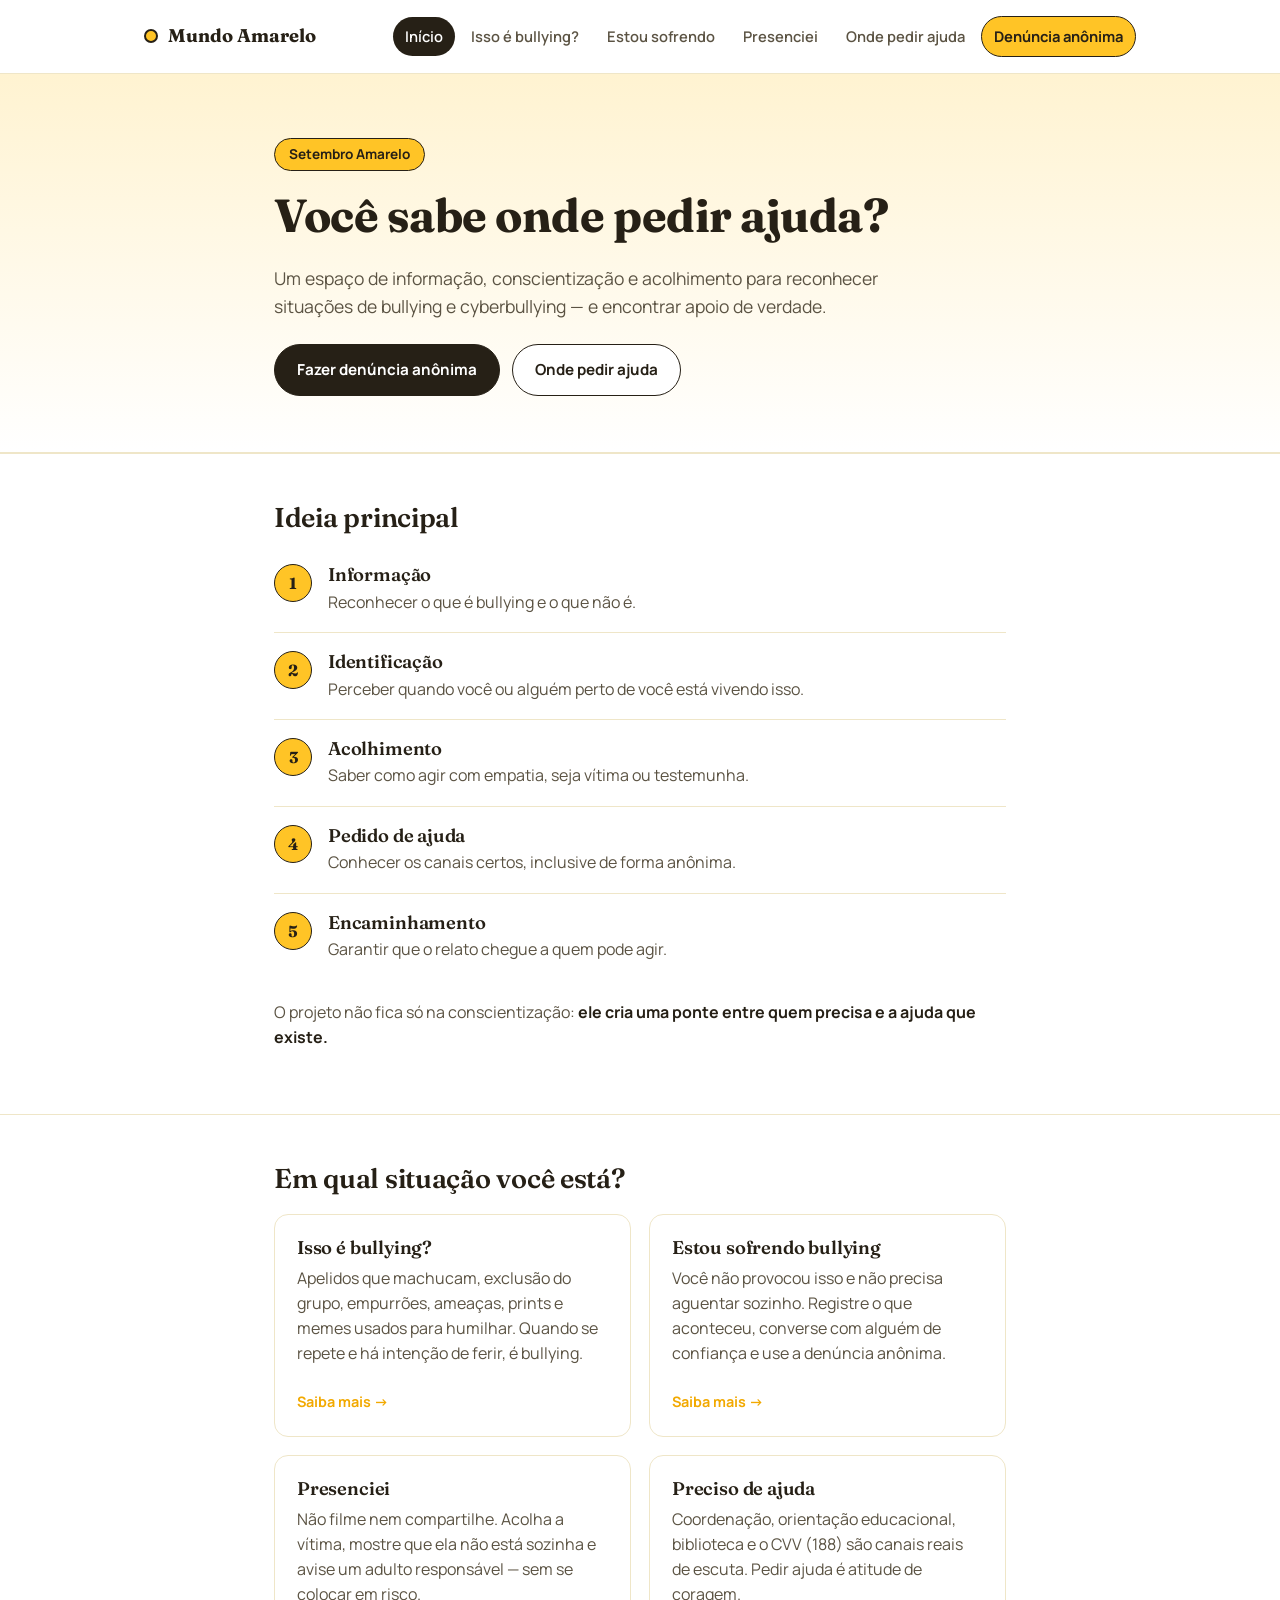
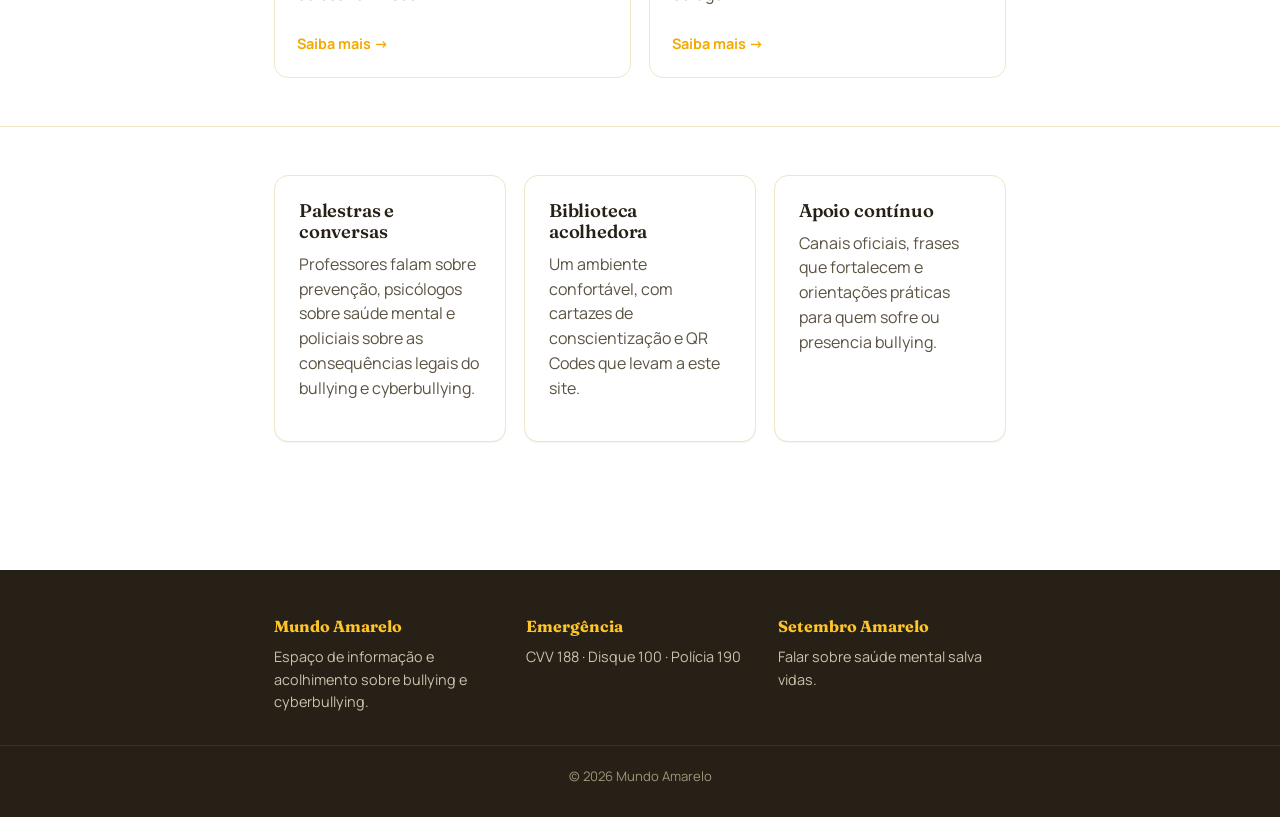
<file: index.html>
<!DOCTYPE html>
<html lang="pt-BR">
<head>
<meta charset="UTF-8">
<meta name="viewport" content="width=device-width, initial-scale=1.0">
<title>Mundo Amarelo — Você sabe onde pedir ajuda?</title>
<meta name="description" content="Informação, conscientização e acolhimento sobre bullying e cyberbullying. Denúncia anônima disponível.">
<link rel="stylesheet" href="style.css">
<link rel="icon" href="data:,">
</head>
<body>

<header class="site-header">
  <div class="nav-wrap">
    <a href="index.html" class="brand"><span class="brand-dot"></span> Mundo Amarelo</a>
    <button class="nav-toggle" aria-label="Abrir menu">☰</button>
    <nav class="main-nav">
      <a href="index.html">Início</a>
      <a href="isso-e-bullying.html">Isso é bullying?</a>
      <a href="estou-sofrendo.html">Estou sofrendo</a>
      <a href="presenciei.html">Presenciei</a>
      <a href="ajuda.html">Onde pedir ajuda</a>
      <a href="denuncia.html" class="nav-cta">Denúncia anônima</a>
    </nav>
  </div>
</header>

<main>
  <section class="hero">
    <div class="container">
      <span class="eyebrow">Setembro Amarelo</span>
      <h1>Você sabe onde pedir ajuda?</h1>
      <p class="lead">Um espaço de informação, conscientização e acolhimento para reconhecer situações de bullying e cyberbullying — e encontrar apoio de verdade.</p>
      <div class="hero-actions">
        <a href="denuncia.html" class="btn btn-primary">Fazer denúncia anônima</a>
        <a href="ajuda.html" class="btn btn-secondary">Onde pedir ajuda</a>
      </div>
    </div>
  </section>

  <section>
    <div class="container">
      <h2>Ideia principal</h2>
      <ol class="steps">
        <li><div><h3>Informação</h3><p>Reconhecer o que é bullying e o que não é.</p></div></li>
        <li><div><h3>Identificação</h3><p>Perceber quando você ou alguém perto de você está vivendo isso.</p></div></li>
        <li><div><h3>Acolhimento</h3><p>Saber como agir com empatia, seja vítima ou testemunha.</p></div></li>
        <li><div><h3>Pedido de ajuda</h3><p>Conhecer os canais certos, inclusive de forma anônima.</p></div></li>
        <li><div><h3>Encaminhamento</h3><p>Garantir que o relato chegue a quem pode agir.</p></div></li>
      </ol>
      <p style="margin-top:20px;">O projeto não fica só na conscientização: <strong style="color:var(--ink)">ele cria uma ponte entre quem precisa e a ajuda que existe.</strong></p>
    </div>
  </section>

  <section>
    <div class="container">
      <h2>Em qual situação você está?</h2>
      <div class="grid grid-2" style="margin-top:20px;">
        <a href="isso-e-bullying.html" class="situation-card">
          <h3>Isso é bullying?</h3>
          <p>Apelidos que machucam, exclusão do grupo, empurrões, ameaças, prints e memes usados para humilhar. Quando se repete e há intenção de ferir, é bullying.</p>
          <span class="go">Saiba mais →</span>
        </a>
        <a href="estou-sofrendo.html" class="situation-card">
          <h3>Estou sofrendo bullying</h3>
          <p>Você não provocou isso e não precisa aguentar sozinho. Registre o que aconteceu, converse com alguém de confiança e use a denúncia anônima.</p>
          <span class="go">Saiba mais →</span>
        </a>
        <a href="presenciei.html" class="situation-card">
          <h3>Presenciei</h3>
          <p>Não filme nem compartilhe. Acolha a vítima, mostre que ela não está sozinha e avise um adulto responsável — sem se colocar em risco.</p>
          <span class="go">Saiba mais →</span>
        </a>
        <a href="ajuda.html" class="situation-card">
          <h3>Preciso de ajuda</h3>
          <p>Coordenação, orientação educacional, biblioteca e o CVV (188) são canais reais de escuta. Pedir ajuda é atitude de coragem.</p>
          <span class="go">Saiba mais →</span>
        </a>
      </div>
    </div>
  </section>

  <section>
    <div class="container">
      <div class="grid grid-3">
        <div class="card">
          <h3>Palestras e conversas</h3>
          <p>Professores falam sobre prevenção, psicólogos sobre saúde mental e policiais sobre as consequências legais do bullying e cyberbullying.</p>
        </div>
        <div class="card">
          <h3>Biblioteca acolhedora</h3>
          <p>Um ambiente confortável, com cartazes de conscientização e QR Codes que levam a este site.</p>
        </div>
        <div class="card">
          <h3>Apoio contínuo</h3>
          <p>Canais oficiais, frases que fortalecem e orientações práticas para quem sofre ou presencia bullying.</p>
        </div>
      </div>
    </div>
  </section>
</main>

<footer class="site-footer">
  <div class="container footer-grid">
    <div>
      <h4>Mundo Amarelo</h4>
      <p>Espaço de informação e acolhimento sobre bullying e cyberbullying.</p>
    </div>
    <div>
      <h4>Emergência</h4>
      <p>CVV 188 · Disque 100 · Polícia 190</p>
    </div>
    <div>
      <h4>Setembro Amarelo</h4>
      <p>Falar sobre saúde mental salva vidas.</p>
    </div>
  </div>
  <div class="footer-bottom">© <span id="year"></span> Mundo Amarelo</div>
</footer>
<script>document.getElementById('year').textContent = new Date().getFullYear();</script>
<script src="nav.js"></script>
</body>
</html>
</file>
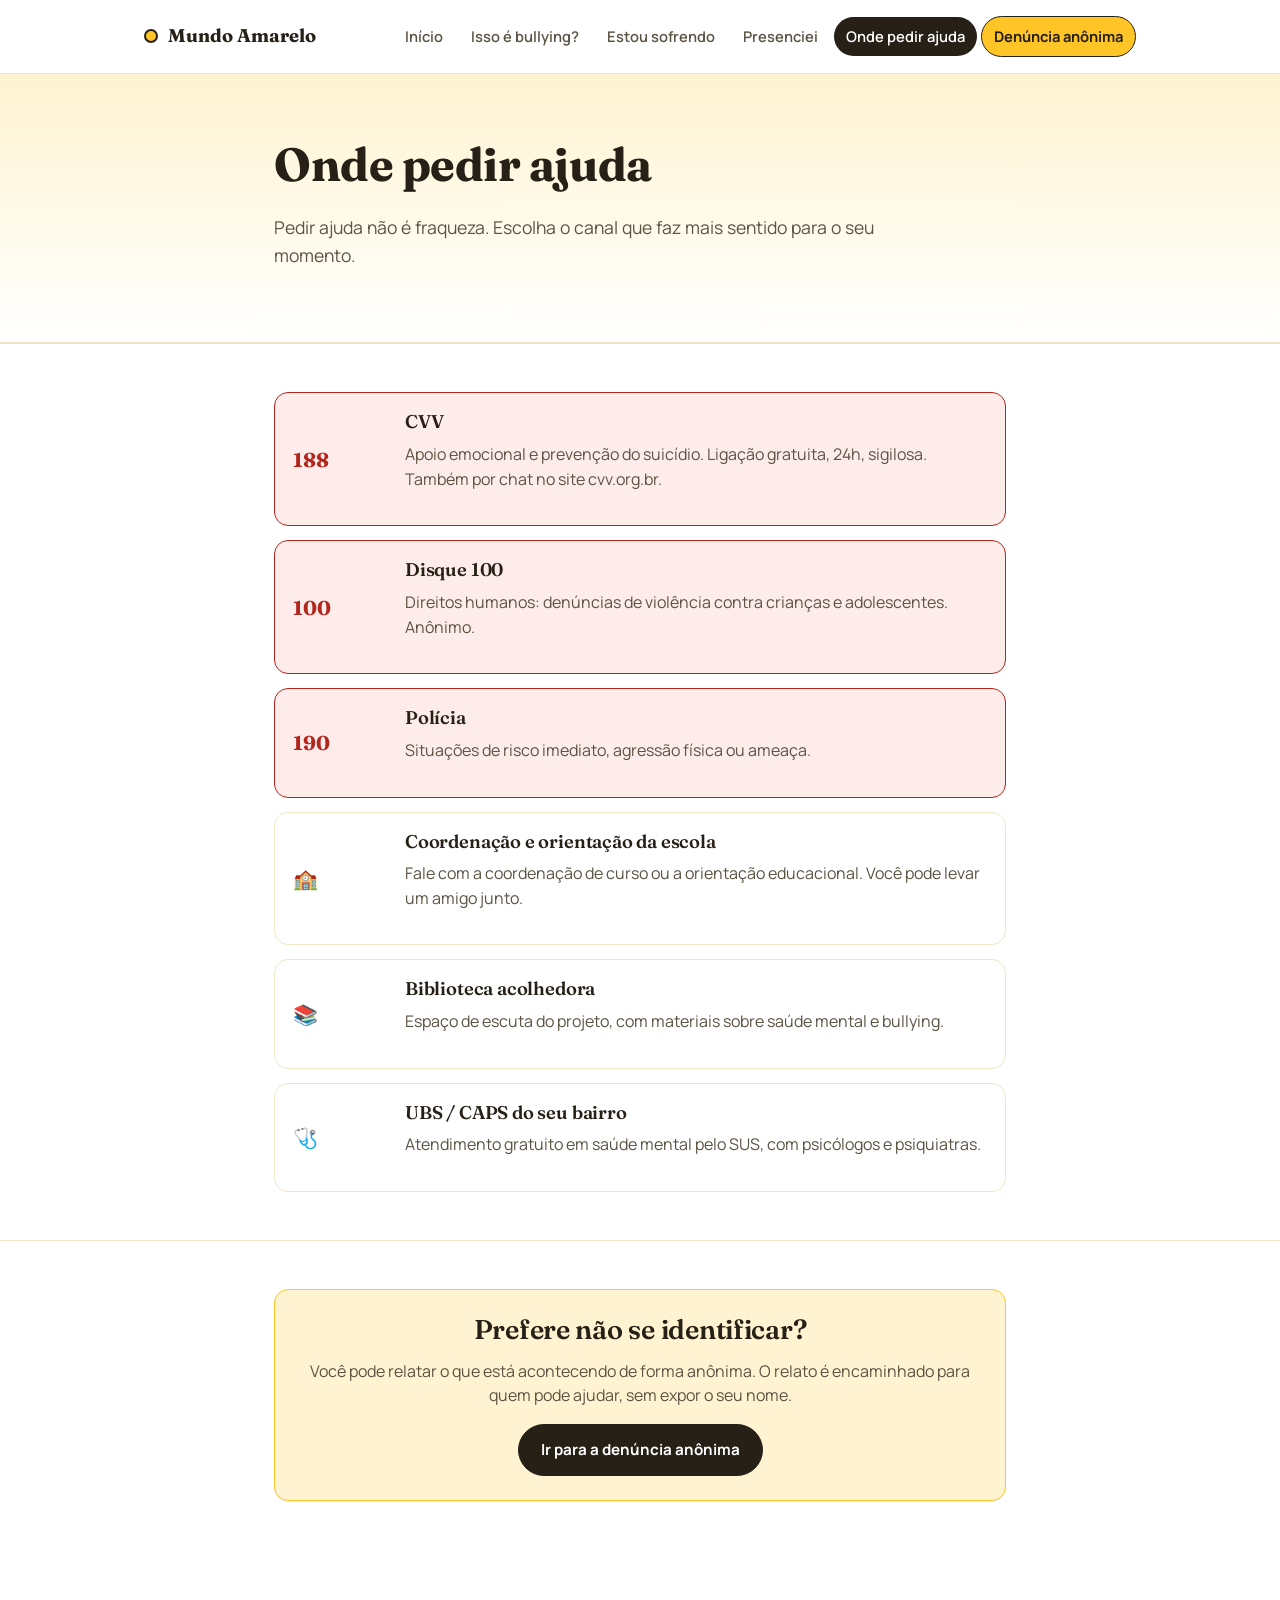
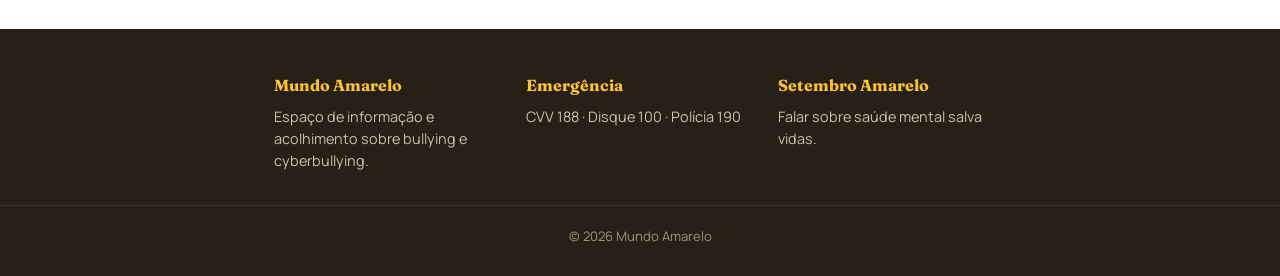
<file: ajuda.html>
<!DOCTYPE html>
<html lang="pt-BR">
<head>
<meta charset="UTF-8">
<meta name="viewport" content="width=device-width, initial-scale=1.0">
<title>Onde pedir ajuda — Mundo Amarelo</title>
<meta name="description" content="Canais de apoio reais: CVV 188, Disque 100, Polícia 190, coordenação e orientação da escola, biblioteca acolhedora e UBS/CAPS.">
<link rel="stylesheet" href="style.css">
<link rel="icon" href="data:,">
</head>
<body>

<header class="site-header">
  <div class="nav-wrap">
    <a href="index.html" class="brand"><span class="brand-dot"></span> Mundo Amarelo</a>
    <button class="nav-toggle" aria-label="Abrir menu">☰</button>
    <nav class="main-nav">
      <a href="index.html">Início</a>
      <a href="isso-e-bullying.html">Isso é bullying?</a>
      <a href="estou-sofrendo.html">Estou sofrendo</a>
      <a href="presenciei.html">Presenciei</a>
      <a href="ajuda.html">Onde pedir ajuda</a>
      <a href="denuncia.html" class="nav-cta">Denúncia anônima</a>
    </nav>
  </div>
</header>

<main>
  <section class="hero">
    <div class="container">
      <h1>Onde pedir ajuda</h1>
      <p class="lead">Pedir ajuda não é fraqueza. Escolha o canal que faz mais sentido para o seu momento.</p>
    </div>
  </section>

  <section>
    <div class="container">
      <div class="help-grid">
        <div class="help-item urgent">
          <div class="tag">188</div>
          <div>
            <h3>CVV</h3>
            <p>Apoio emocional e prevenção do suicídio. Ligação gratuita, 24h, sigilosa. Também por chat no site cvv.org.br.</p>
          </div>
        </div>
        <div class="help-item urgent">
          <div class="tag">100</div>
          <div>
            <h3>Disque 100</h3>
            <p>Direitos humanos: denúncias de violência contra crianças e adolescentes. Anônimo.</p>
          </div>
        </div>
        <div class="help-item urgent">
          <div class="tag">190</div>
          <div>
            <h3>Polícia</h3>
            <p>Situações de risco imediato, agressão física ou ameaça.</p>
          </div>
        </div>
        <div class="help-item">
          <div class="tag">🏫</div>
          <div>
            <h3>Coordenação e orientação da escola</h3>
            <p>Fale com a coordenação de curso ou a orientação educacional. Você pode levar um amigo junto.</p>
          </div>
        </div>
        <div class="help-item">
          <div class="tag">📚</div>
          <div>
            <h3>Biblioteca acolhedora</h3>
            <p>Espaço de escuta do projeto, com materiais sobre saúde mental e bullying.</p>
          </div>
        </div>
        <div class="help-item">
          <div class="tag">🩺</div>
          <div>
            <h3>UBS / CAPS do seu bairro</h3>
            <p>Atendimento gratuito em saúde mental pelo SUS, com psicólogos e psiquiatras.</p>
          </div>
        </div>
      </div>
    </div>
  </section>

  <section>
    <div class="container">
      <div class="card card-yellow" style="text-align:center;">
        <h2>Prefere não se identificar?</h2>
        <p>Você pode relatar o que está acontecendo de forma anônima. O relato é encaminhado para quem pode ajudar, sem expor o seu nome.</p>
        <a href="denuncia.html" class="btn btn-primary">Ir para a denúncia anônima</a>
      </div>
    </div>
  </section>
</main>

<footer class="site-footer">
  <div class="container footer-grid">
    <div>
      <h4>Mundo Amarelo</h4>
      <p>Espaço de informação e acolhimento sobre bullying e cyberbullying.</p>
    </div>
    <div>
      <h4>Emergência</h4>
      <p>CVV 188 · Disque 100 · Polícia 190</p>
    </div>
    <div>
      <h4>Setembro Amarelo</h4>
      <p>Falar sobre saúde mental salva vidas.</p>
    </div>
  </div>
  <div class="footer-bottom">© <span id="year"></span> Mundo Amarelo</div>
</footer>
<script>document.getElementById('year').textContent = new Date().getFullYear();</script>
<script src="nav.js"></script>
</body>
</html>
</file>
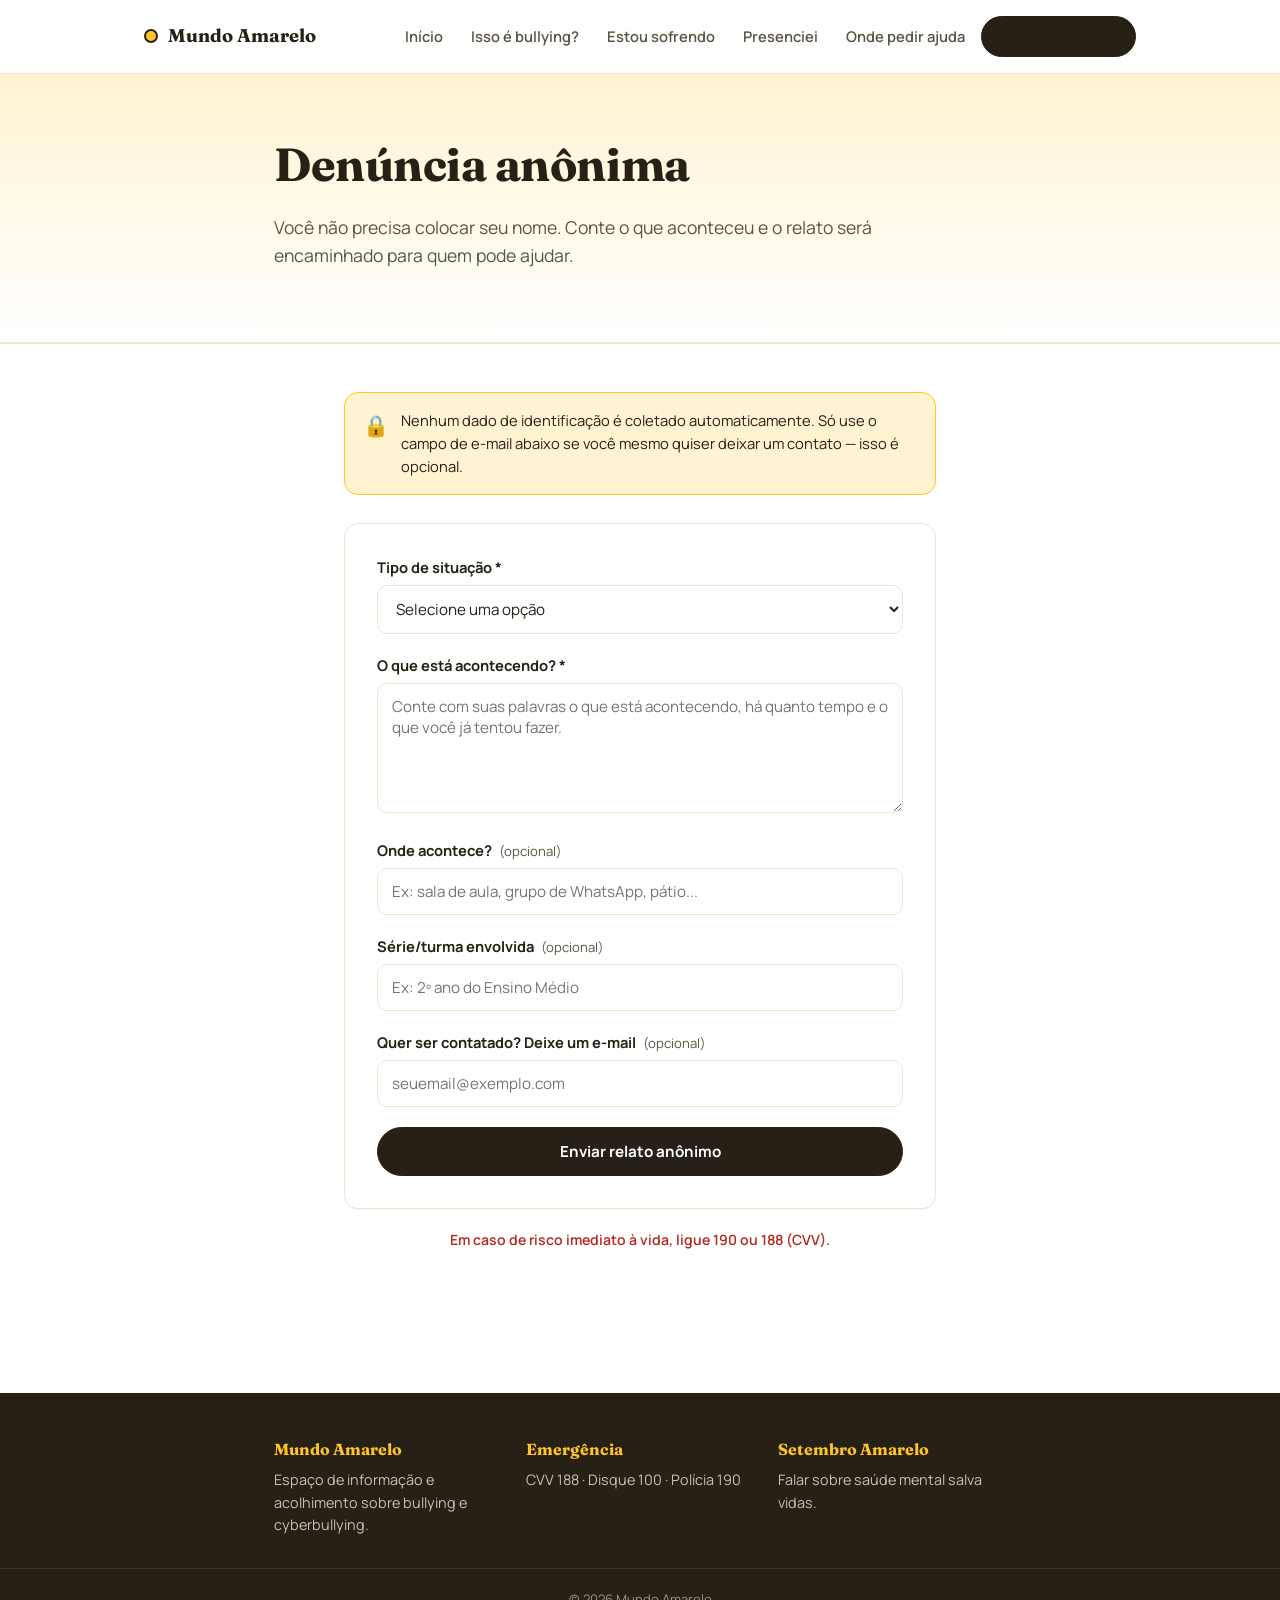
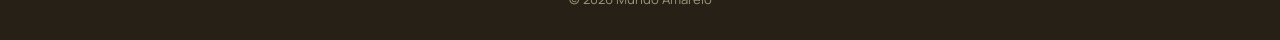
<file: denuncia.html>
<!DOCTYPE html>
<html lang="pt-BR">
<head>
<meta charset="UTF-8">
<meta name="viewport" content="width=device-width, initial-scale=1.0">
<title>Denúncia anônima — Mundo Amarelo</title>
<meta name="description" content="Relate uma situação de bullying ou cyberbullying sem se identificar.">
<link rel="stylesheet" href="style.css">
<link rel="icon" href="data:,">
</head>
<body>

<header class="site-header">
  <div class="nav-wrap">
    <a href="index.html" class="brand"><span class="brand-dot"></span> Mundo Amarelo</a>
    <button class="nav-toggle" aria-label="Abrir menu">☰</button>
    <nav class="main-nav">
      <a href="index.html">Início</a>
      <a href="isso-e-bullying.html">Isso é bullying?</a>
      <a href="estou-sofrendo.html">Estou sofrendo</a>
      <a href="presenciei.html">Presenciei</a>
      <a href="ajuda.html">Onde pedir ajuda</a>
      <a href="denuncia.html" class="nav-cta">Denúncia anônima</a>
    </nav>
  </div>
</header>

<main>
  <section class="hero">
    <div class="container">
      <h1>Denúncia anônima</h1>
      <p class="lead">Você não precisa colocar seu nome. Conte o que aconteceu e o relato será encaminhado para quem pode ajudar.</p>
    </div>
  </section>

  <section>
    <div class="container" style="max-width:640px;">

      <div class="anon-note">
        <span class="icon">🔒</span>
        <p>Nenhum dado de identificação é coletado automaticamente. Só use o campo de e-mail abaixo se você mesmo quiser deixar um contato — isso é opcional.</p>
      </div>

      <div class="form-card">
        <!--
          IMPORTANTE (configuração única): troque SEU_ID_AQUI, logo abaixo,
          pelo endpoint gerado na sua conta gratuita do Formspree
          (https://formspree.io). Veja o passo a passo no README.md.
        -->
        <form id="report-form" action=https://formspree.io/f/mvkoyjpj method="POST">

          <div class="field">
            <label for="tipo">Tipo de situação *</label>
            <select id="tipo" name="Tipo de situação" required>
              <option value="" disabled selected>Selecione uma opção</option>
              <option>Bullying na escola</option>
              <option>Cyberbullying (internet/redes)</option>
              <option>Agressão física</option>
              <option>Preconceito ou discriminação</option>
              <option>Estou precisando de apoio emocional</option>
              <option>Outro</option>
            </select>
          </div>

          <div class="field">
            <label for="relato">O que está acontecendo? *</label>
            <textarea id="relato" name="Relato" required placeholder="Conte com suas palavras o que está acontecendo, há quanto tempo e o que você já tentou fazer."></textarea>
          </div>

          <div class="field">
            <label for="local">Onde acontece? <span class="hint">(opcional)</span></label>
            <input type="text" id="local" name="Onde acontece" placeholder="Ex: sala de aula, grupo de WhatsApp, pátio...">
          </div>

          <div class="field">
            <label for="turma">Série/turma envolvida <span class="hint">(opcional)</span></label>
            <input type="text" id="turma" name="Série/turma" placeholder="Ex: 2º ano do Ensino Médio">
          </div>

          <div class="field">
            <label for="email">Quer ser contatado? Deixe um e-mail <span class="hint">(opcional)</span></label>
            <input type="email" id="email" name="_replyto" placeholder="seuemail@exemplo.com">
          </div>

          <!-- honeypot anti-spam, invisível para pessoas -->
          <input type="text" name="_gotcha" style="display:none">
          <input type="hidden" name="_subject" value="Nova denúncia anônima — Mundo Amarelo">

          <button type="submit" class="btn btn-primary btn-block" id="submit-btn">Enviar relato anônimo</button>

          <div id="form-status"></div>
        </form>
      </div>

      <p class="emergency-note">Em caso de risco imediato à vida, ligue 190 ou 188 (CVV).</p>
    </div>
  </section>
</main>

<footer class="site-footer">
  <div class="container footer-grid">
    <div>
      <h4>Mundo Amarelo</h4>
      <p>Espaço de informação e acolhimento sobre bullying e cyberbullying.</p>
    </div>
    <div>
      <h4>Emergência</h4>
      <p>CVV 188 · Disque 100 · Polícia 190</p>
    </div>
    <div>
      <h4>Setembro Amarelo</h4>
      <p>Falar sobre saúde mental salva vidas.</p>
    </div>
  </div>
  <div class="footer-bottom">© <span id="year"></span> Mundo Amarelo</div>
</footer>
<script>document.getElementById('year').textContent = new Date().getFullYear();</script>
<script src="nav.js"></script>
<script>
// Envia o formulário sem sair da página (via fetch) e mostra uma mensagem de confirmação.
const form = document.getElementById('report-form');
const statusBox = document.getElementById('form-status');
const submitBtn = document.getElementById('submit-btn');

form.addEventListener('submit', async function (e) {
  e.preventDefault();

  if (form.action.includes('SEU_ID_AQUI')) {
    statusBox.textContent = 'O formulário ainda não foi configurado. Veja o README.md para ativar o envio por e-mail.';
    statusBox.className = 'show err';
    return;
  }

  submitBtn.disabled = true;
  submitBtn.textContent = 'Enviando...';

  try {
    const response = await fetch(form.action, {
      method: 'POST',
      body: new FormData(form),
      headers: { 'Accept': 'application/json' }
    });

    if (response.ok) {
      form.reset();
      statusBox.textContent = 'Relato enviado. Obrigado por falar — isso pode ajudar muito.';
      statusBox.className = 'show ok';
    } else {
      statusBox.textContent = 'Não foi possível enviar agora. Tente novamente em instantes.';
      statusBox.className = 'show err';
    }
  } catch (err) {
    statusBox.textContent = 'Falha de conexão. Verifique a internet e tente novamente.';
    statusBox.className = 'show err';
  } finally {
    submitBtn.disabled = false;
    submitBtn.textContent = 'Enviar relato anônimo';
  }
});
</script>
</body>
</html>
</file>
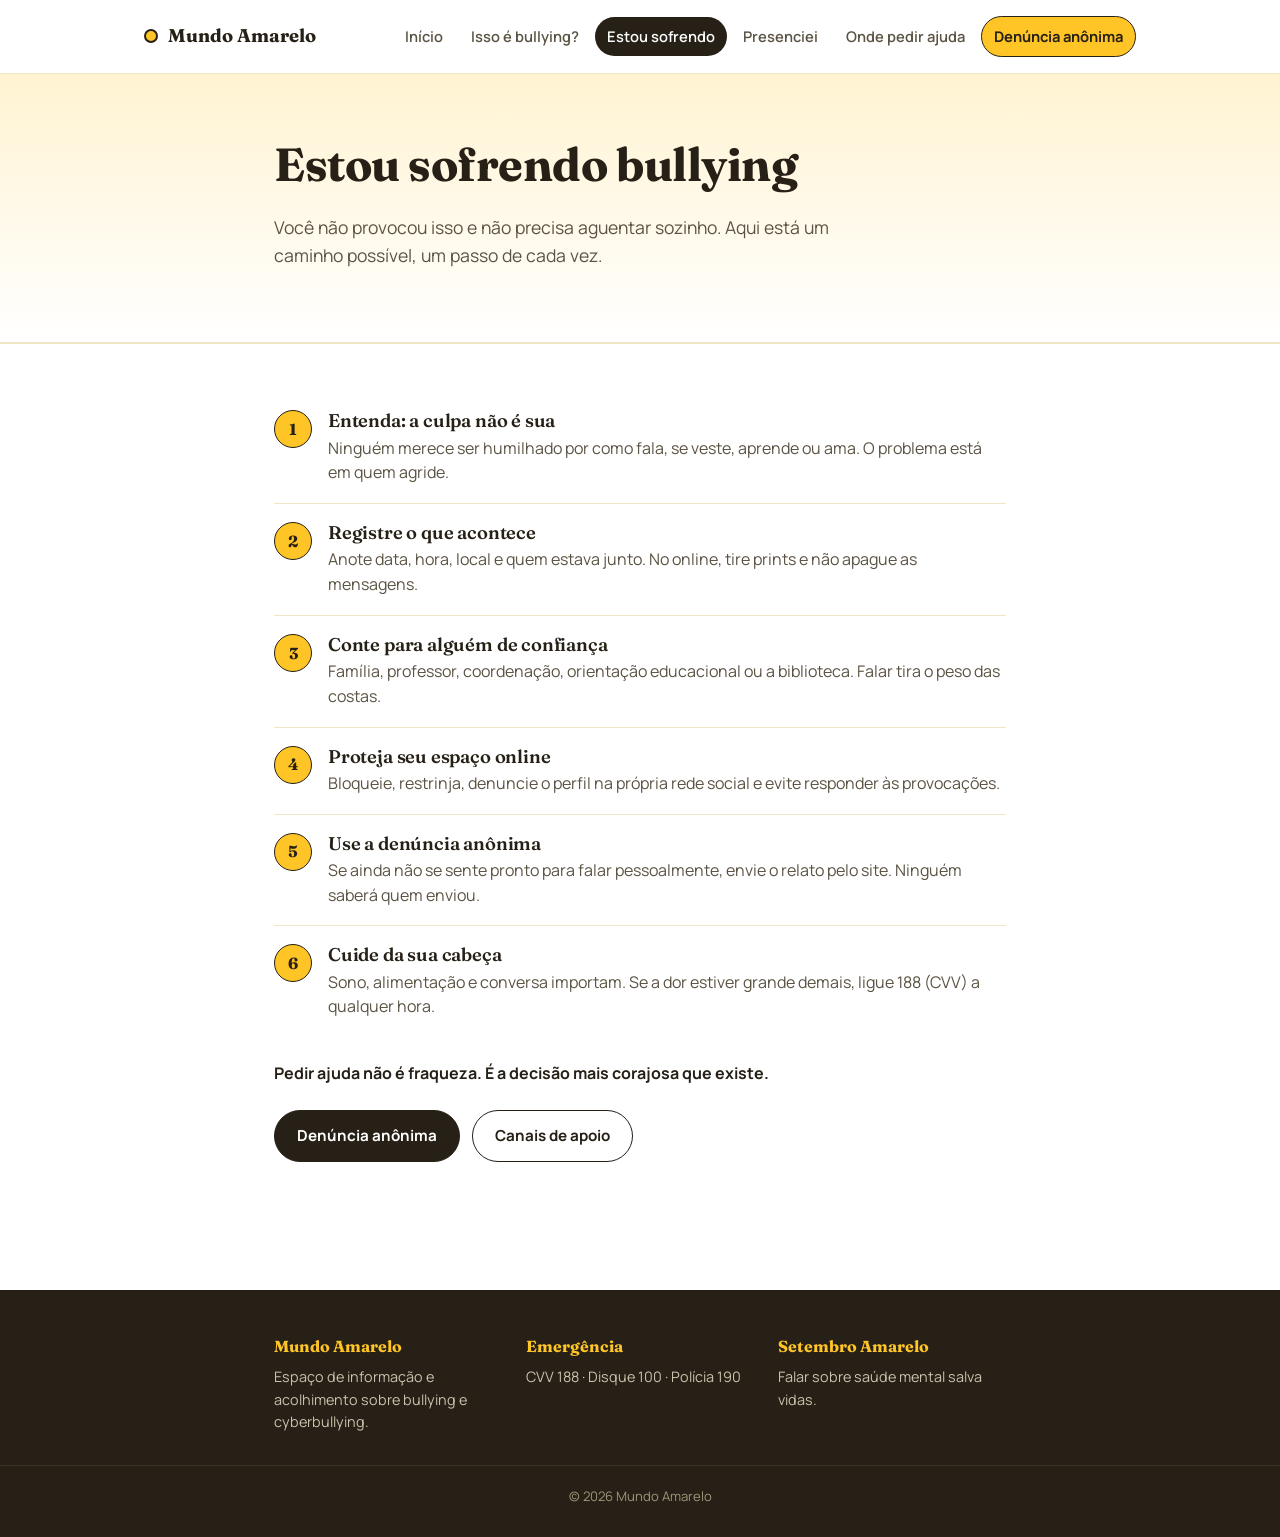
<file: estou-sofrendo.html>
<!DOCTYPE html>
<html lang="pt-BR">
<head>
<meta charset="UTF-8">
<meta name="viewport" content="width=device-width, initial-scale=1.0">
<title>Estou sofrendo bullying — Mundo Amarelo</title>
<meta name="description" content="Um caminho possível, passo a passo, para quem está sofrendo bullying: registrar, contar, se proteger e pedir ajuda.">
<link rel="stylesheet" href="style.css">
<link rel="icon" href="data:,">
</head>
<body>

<header class="site-header">
  <div class="nav-wrap">
    <a href="index.html" class="brand"><span class="brand-dot"></span> Mundo Amarelo</a>
    <button class="nav-toggle" aria-label="Abrir menu">☰</button>
    <nav class="main-nav">
      <a href="index.html">Início</a>
      <a href="isso-e-bullying.html">Isso é bullying?</a>
      <a href="estou-sofrendo.html">Estou sofrendo</a>
      <a href="presenciei.html">Presenciei</a>
      <a href="ajuda.html">Onde pedir ajuda</a>
      <a href="denuncia.html" class="nav-cta">Denúncia anônima</a>
    </nav>
  </div>
</header>

<main>
  <section class="hero">
    <div class="container">
      <h1>Estou sofrendo bullying</h1>
      <p class="lead">Você não provocou isso e não precisa aguentar sozinho. Aqui está um caminho possível, um passo de cada vez.</p>
    </div>
  </section>

  <section>
    <div class="container">
      <ol class="steps">
        <li><div><h3>Entenda: a culpa não é sua</h3><p>Ninguém merece ser humilhado por como fala, se veste, aprende ou ama. O problema está em quem agride.</p></div></li>
        <li><div><h3>Registre o que acontece</h3><p>Anote data, hora, local e quem estava junto. No online, tire prints e não apague as mensagens.</p></div></li>
        <li><div><h3>Conte para alguém de confiança</h3><p>Família, professor, coordenação, orientação educacional ou a biblioteca. Falar tira o peso das costas.</p></div></li>
        <li><div><h3>Proteja seu espaço online</h3><p>Bloqueie, restrinja, denuncie o perfil na própria rede social e evite responder às provocações.</p></div></li>
        <li><div><h3>Use a denúncia anônima</h3><p>Se ainda não se sente pronto para falar pessoalmente, envie o relato pelo site. Ninguém saberá quem enviou.</p></div></li>
        <li><div><h3>Cuide da sua cabeça</h3><p>Sono, alimentação e conversa importam. Se a dor estiver grande demais, ligue 188 (CVV) a qualquer hora.</p></div></li>
      </ol>
      <p style="margin-top:24px;"><strong style="color:var(--ink)">Pedir ajuda não é fraqueza. É a decisão mais corajosa que existe.</strong></p>
      <div class="hero-actions">
        <a href="denuncia.html" class="btn btn-primary">Denúncia anônima</a>
        <a href="ajuda.html" class="btn btn-secondary">Canais de apoio</a>
      </div>
    </div>
  </section>
</main>

<footer class="site-footer">
  <div class="container footer-grid">
    <div>
      <h4>Mundo Amarelo</h4>
      <p>Espaço de informação e acolhimento sobre bullying e cyberbullying.</p>
    </div>
    <div>
      <h4>Emergência</h4>
      <p>CVV 188 · Disque 100 · Polícia 190</p>
    </div>
    <div>
      <h4>Setembro Amarelo</h4>
      <p>Falar sobre saúde mental salva vidas.</p>
    </div>
  </div>
  <div class="footer-bottom">© <span id="year"></span> Mundo Amarelo</div>
</footer>
<script>document.getElementById('year').textContent = new Date().getFullYear();</script>
<script src="nav.js"></script>
</body>
</html>
</file>
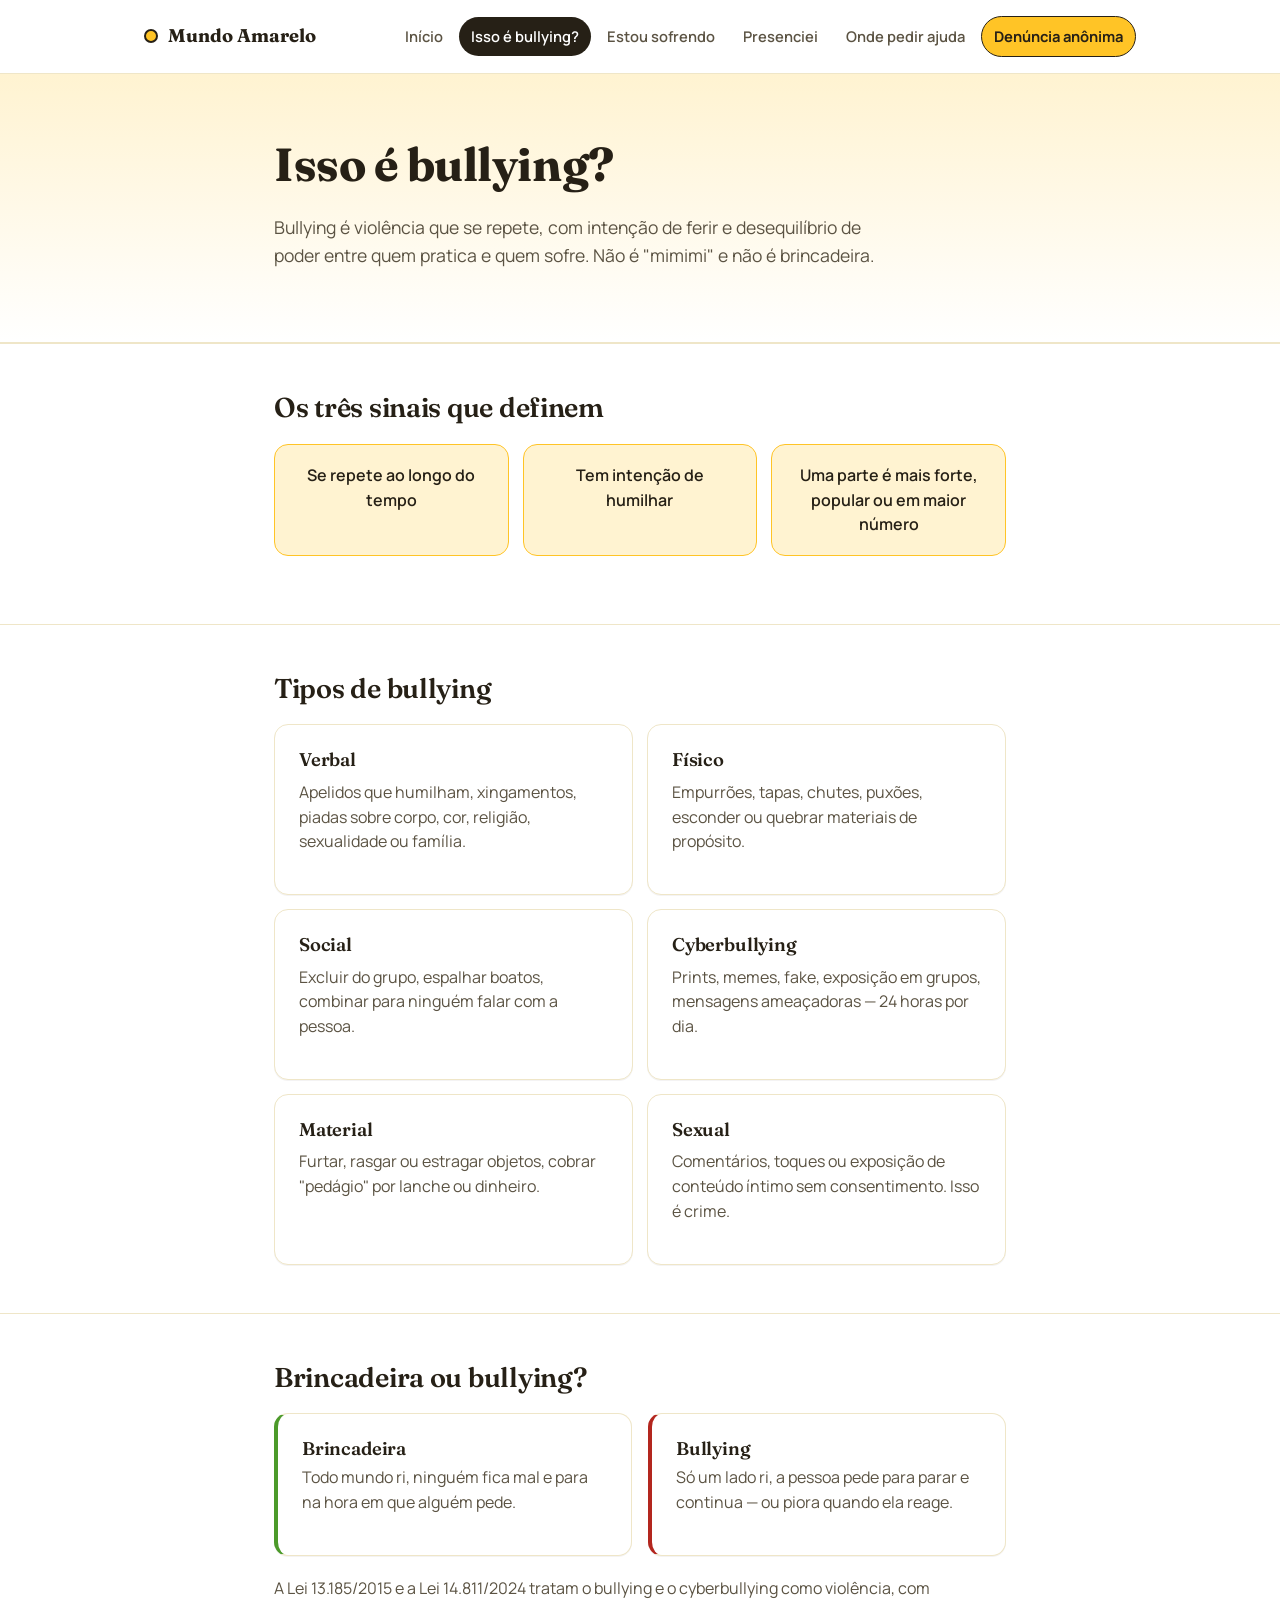
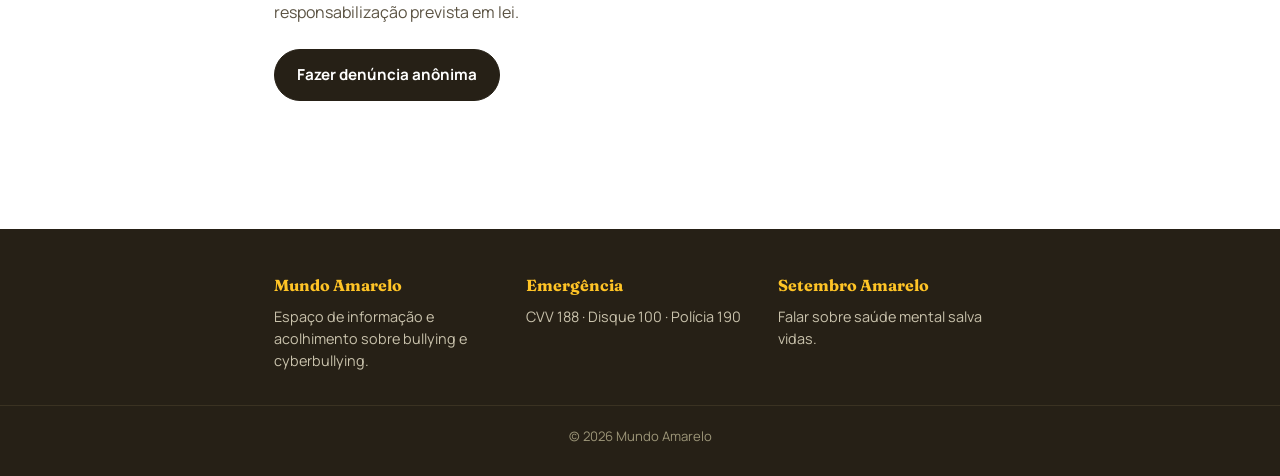
<file: isso-e-bullying.html>
<!DOCTYPE html>
<html lang="pt-BR">
<head>
<meta charset="UTF-8">
<meta name="viewport" content="width=device-width, initial-scale=1.0">
<title>Isso é bullying? — Mundo Amarelo</title>
<meta name="description" content="Os três sinais que definem o bullying e os tipos mais comuns: verbal, físico, social, cyberbullying, material e sexual.">
<link rel="stylesheet" href="style.css">
<link rel="icon" href="data:,">
</head>
<body>

<header class="site-header">
  <div class="nav-wrap">
    <a href="index.html" class="brand"><span class="brand-dot"></span> Mundo Amarelo</a>
    <button class="nav-toggle" aria-label="Abrir menu">☰</button>
    <nav class="main-nav">
      <a href="index.html">Início</a>
      <a href="isso-e-bullying.html">Isso é bullying?</a>
      <a href="estou-sofrendo.html">Estou sofrendo</a>
      <a href="presenciei.html">Presenciei</a>
      <a href="ajuda.html">Onde pedir ajuda</a>
      <a href="denuncia.html" class="nav-cta">Denúncia anônima</a>
    </nav>
  </div>
</header>

<main>
  <section class="hero">
    <div class="container">
      <h1>Isso é bullying?</h1>
      <p class="lead">Bullying é violência que se repete, com intenção de ferir e desequilíbrio de poder entre quem pratica e quem sofre. Não é "mimimi" e não é brincadeira.</p>
    </div>
  </section>

  <section>
    <div class="container">
      <h2>Os três sinais que definem</h2>
      <div class="signals">
        <div class="signal">Se repete ao longo do tempo</div>
        <div class="signal">Tem intenção de humilhar</div>
        <div class="signal">Uma parte é mais forte, popular ou em maior número</div>
      </div>
    </div>
  </section>

  <section>
    <div class="container">
      <h2>Tipos de bullying</h2>
      <div class="type-grid" style="margin-top:20px;">
        <div class="card">
          <h3>Verbal</h3>
          <p>Apelidos que humilham, xingamentos, piadas sobre corpo, cor, religião, sexualidade ou família.</p>
        </div>
        <div class="card">
          <h3>Físico</h3>
          <p>Empurrões, tapas, chutes, puxões, esconder ou quebrar materiais de propósito.</p>
        </div>
        <div class="card">
          <h3>Social</h3>
          <p>Excluir do grupo, espalhar boatos, combinar para ninguém falar com a pessoa.</p>
        </div>
        <div class="card">
          <h3>Cyberbullying</h3>
          <p>Prints, memes, fake, exposição em grupos, mensagens ameaçadoras — 24 horas por dia.</p>
        </div>
        <div class="card">
          <h3>Material</h3>
          <p>Furtar, rasgar ou estragar objetos, cobrar "pedágio" por lanche ou dinheiro.</p>
        </div>
        <div class="card">
          <h3>Sexual</h3>
          <p>Comentários, toques ou exposição de conteúdo íntimo sem consentimento. Isso é crime.</p>
        </div>
      </div>
    </div>
  </section>

  <section>
    <div class="container">
      <h2>Brincadeira ou bullying?</h2>
      <div class="compare">
        <div class="card ok">
          <h3>Brincadeira</h3>
          <p>Todo mundo ri, ninguém fica mal e para na hora em que alguém pede.</p>
        </div>
        <div class="card no">
          <h3>Bullying</h3>
          <p>Só um lado ri, a pessoa pede para parar e continua — ou piora quando ela reage.</p>
        </div>
      </div>
      <p style="margin-top:8px;">A Lei 13.185/2015 e a Lei 14.811/2024 tratam o bullying e o cyberbullying como violência, com responsabilização prevista em lei.</p>
      <div style="margin-top:24px;">
        <a href="denuncia.html" class="btn btn-primary">Fazer denúncia anônima</a>
      </div>
    </div>
  </section>
</main>

<footer class="site-footer">
  <div class="container footer-grid">
    <div>
      <h4>Mundo Amarelo</h4>
      <p>Espaço de informação e acolhimento sobre bullying e cyberbullying.</p>
    </div>
    <div>
      <h4>Emergência</h4>
      <p>CVV 188 · Disque 100 · Polícia 190</p>
    </div>
    <div>
      <h4>Setembro Amarelo</h4>
      <p>Falar sobre saúde mental salva vidas.</p>
    </div>
  </div>
  <div class="footer-bottom">© <span id="year"></span> Mundo Amarelo</div>
</footer>
<script>document.getElementById('year').textContent = new Date().getFullYear();</script>
<script src="nav.js"></script>
</body>
</html>
</file>
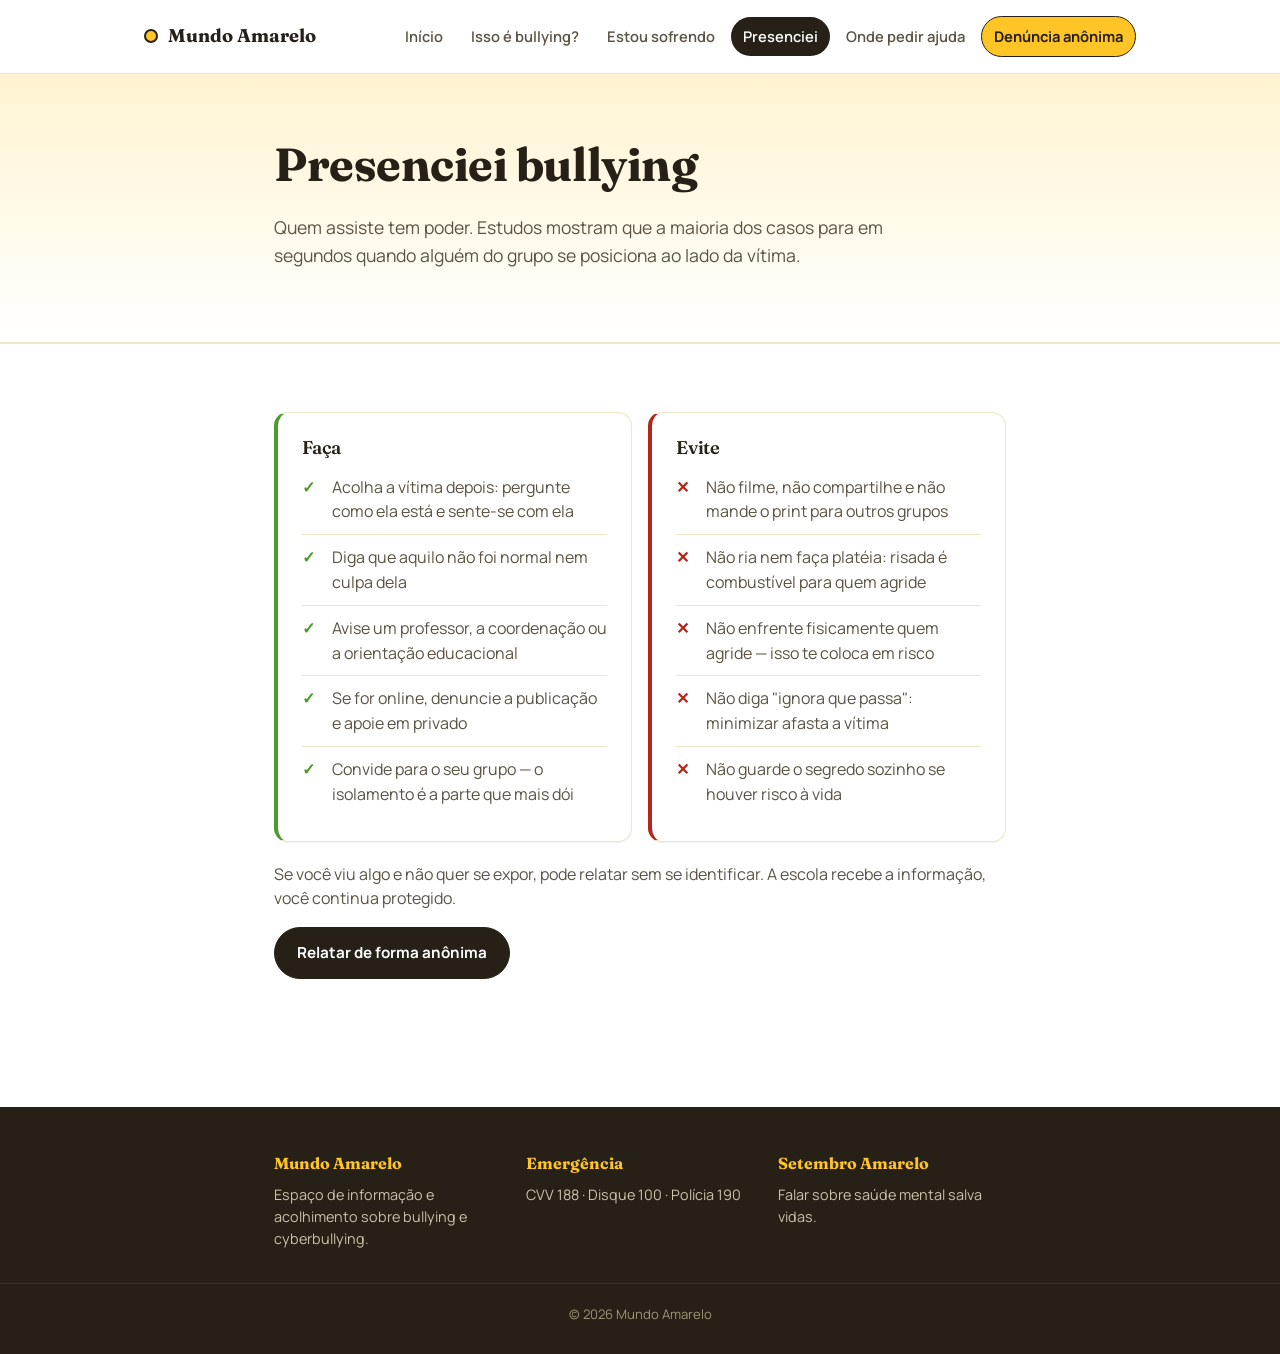
<file: presenciei.html>
<!DOCTYPE html>
<html lang="pt-BR">
<head>
<meta charset="UTF-8">
<meta name="viewport" content="width=device-width, initial-scale=1.0">
<title>Presenciei bullying — Mundo Amarelo</title>
<meta name="description" content="O que fazer e o que evitar quando você presencia bullying na escola ou na internet.">
<link rel="stylesheet" href="style.css">
<link rel="icon" href="data:,">
</head>
<body>

<header class="site-header">
  <div class="nav-wrap">
    <a href="index.html" class="brand"><span class="brand-dot"></span> Mundo Amarelo</a>
    <button class="nav-toggle" aria-label="Abrir menu">☰</button>
    <nav class="main-nav">
      <a href="index.html">Início</a>
      <a href="isso-e-bullying.html">Isso é bullying?</a>
      <a href="estou-sofrendo.html">Estou sofrendo</a>
      <a href="presenciei.html">Presenciei</a>
      <a href="ajuda.html">Onde pedir ajuda</a>
      <a href="denuncia.html" class="nav-cta">Denúncia anônima</a>
    </nav>
  </div>
</header>

<main>
  <section class="hero">
    <div class="container">
      <h1>Presenciei bullying</h1>
      <p class="lead">Quem assiste tem poder. Estudos mostram que a maioria dos casos para em segundos quando alguém do grupo se posiciona ao lado da vítima.</p>
    </div>
  </section>

  <section>
    <div class="container">
      <div class="compare">
        <div class="card ok">
          <h3>Faça</h3>
          <ul class="list-check">
            <li>Acolha a vítima depois: pergunte como ela está e sente-se com ela</li>
            <li>Diga que aquilo não foi normal nem culpa dela</li>
            <li>Avise um professor, a coordenação ou a orientação educacional</li>
            <li>Se for online, denuncie a publicação e apoie em privado</li>
            <li>Convide para o seu grupo — o isolamento é a parte que mais dói</li>
          </ul>
        </div>
        <div class="card no">
          <h3>Evite</h3>
          <ul class="list-avoid">
            <li>Não filme, não compartilhe e não mande o print para outros grupos</li>
            <li>Não ria nem faça platéia: risada é combustível para quem agride</li>
            <li>Não enfrente fisicamente quem agride — isso te coloca em risco</li>
            <li>Não diga "ignora que passa": minimizar afasta a vítima</li>
            <li>Não guarde o segredo sozinho se houver risco à vida</li>
          </ul>
        </div>
      </div>
      <p style="margin-top:20px;">Se você viu algo e não quer se expor, pode relatar sem se identificar. A escola recebe a informação, você continua protegido.</p>
      <a href="denuncia.html" class="btn btn-primary">Relatar de forma anônima</a>
    </div>
  </section>
</main>

<footer class="site-footer">
  <div class="container footer-grid">
    <div>
      <h4>Mundo Amarelo</h4>
      <p>Espaço de informação e acolhimento sobre bullying e cyberbullying.</p>
    </div>
    <div>
      <h4>Emergência</h4>
      <p>CVV 188 · Disque 100 · Polícia 190</p>
    </div>
    <div>
      <h4>Setembro Amarelo</h4>
      <p>Falar sobre saúde mental salva vidas.</p>
    </div>
  </div>
  <div class="footer-bottom">© <span id="year"></span> Mundo Amarelo</div>
</footer>
<script>document.getElementById('year').textContent = new Date().getFullYear();</script>
<script src="nav.js"></script>
</body>
</html>
</file>
<file: style.css>
/* ===========================================================
   Mundo Amarelo — folha de estilos
   Paleta: amarelo vivo + branco, com grafite para texto
   =========================================================== */

@import url('https://fonts.googleapis.com/css2?family=Fraunces:opsz,wght@9..144,500;9..144,600;9..144,700&family=Manrope:wght@400;500;600;700&display=swap');

:root{
  --yellow:        #FFC426;
  --yellow-deep:   #F2A900;
  --yellow-soft:   #FFF3D1;
  --white:         #FFFFFF;
  --ink:           #262016;
  --ink-soft:      #5B5343;
  --line:          #EFE6C8;
  --danger:        #B3261E;
  --danger-bg:     #FDECEA;
  --radius:        14px;
  --max:           780px;
  --shadow:        0 1px 0 rgba(38,32,22,.05);
}

*{ box-sizing:border-box; }
html{ scroll-behavior:smooth; }

body{
  margin:0;
  font-family:'Manrope', sans-serif;
  color:var(--ink);
  background:var(--white);
  line-height:1.55;
  -webkit-font-smoothing:antialiased;
}

h1,h2,h3{
  font-family:'Fraunces', serif;
  font-weight:600;
  line-height:1.15;
  margin:0 0 .5em;
  letter-spacing:-.01em;
}
h1{ font-size:clamp(2rem, 5vw, 2.9rem); font-weight:700; }
h2{ font-size:clamp(1.35rem, 3vw, 1.7rem); }
h3{ font-size:1.15rem; }

p{ margin:0 0 1em; color:var(--ink-soft); }

a{ color:inherit; }

.container{
  max-width:var(--max);
  margin:0 auto;
  padding:0 24px;
}

/* ---------- header / nav ---------- */
.site-header{
  border-bottom:1px solid var(--line);
  position:sticky;
  top:0;
  background:rgba(255,255,255,.92);
  backdrop-filter:blur(6px);
  z-index:20;
}
.nav-wrap{
  max-width:1040px;
  margin:0 auto;
  padding:16px 24px;
  display:flex;
  align-items:center;
  justify-content:space-between;
  gap:16px;
  flex-wrap:wrap;
}
.brand{
  display:flex;
  align-items:center;
  gap:10px;
  font-family:'Fraunces', serif;
  font-weight:700;
  font-size:1.15rem;
  text-decoration:none;
  color:var(--ink);
  white-space:nowrap;
}
.brand-dot{
  width:14px; height:14px;
  border-radius:50%;
  background:var(--yellow);
  border:2px solid var(--ink);
  flex-shrink:0;
}
.main-nav{
  display:flex;
  align-items:center;
  gap:4px;
  flex-wrap:wrap;
}
.main-nav a{
  text-decoration:none;
  font-size:.92rem;
  font-weight:600;
  color:var(--ink-soft);
  padding:8px 12px;
  border-radius:999px;
  transition:background .15s ease, color .15s ease;
}
.main-nav a:hover{ background:var(--yellow-soft); color:var(--ink); }
.main-nav a.active{ background:var(--ink); color:var(--white); }

.nav-cta{
  background:var(--yellow);
  color:var(--ink) !important;
  font-weight:700 !important;
  border:1px solid var(--ink);
}
.nav-cta:hover{ background:var(--yellow-deep) !important; }

.nav-toggle{
  display:none;
  background:none;
  border:1px solid var(--line);
  border-radius:8px;
  padding:8px 10px;
  font-size:1rem;
  cursor:pointer;
}

/* ---------- hero ---------- */
.hero{
  background:linear-gradient(180deg, var(--yellow-soft) 0%, var(--white) 100%);
  padding:64px 0 56px;
  border-bottom:1px solid var(--line);
}
.eyebrow{
  display:inline-block;
  font-size:.85rem;
  font-weight:700;
  color:var(--ink);
  background:var(--yellow);
  padding:5px 14px;
  border-radius:999px;
  margin-bottom:18px;
  border:1px solid var(--ink);
}
.hero p.lead{
  font-size:1.1rem;
  max-width:56ch;
}
.hero-actions{
  display:flex;
  gap:12px;
  flex-wrap:wrap;
  margin-top:24px;
}

/* ---------- buttons ---------- */
.btn{
  display:inline-flex;
  align-items:center;
  gap:8px;
  padding:13px 22px;
  border-radius:999px;
  font-weight:700;
  font-size:.95rem;
  text-decoration:none;
  border:1px solid var(--ink);
  cursor:pointer;
  transition:transform .12s ease, background .15s ease;
  font-family:inherit;
}
.btn:active{ transform:scale(.98); }
.btn-primary{ background:var(--ink); color:var(--white); border-color:var(--ink); }
.btn-primary:hover{ background:#3a3222; }
.btn-secondary{ background:var(--white); color:var(--ink); }
.btn-secondary:hover{ background:var(--yellow-soft); }
.btn-block{ width:100%; justify-content:center; }
.btn[disabled]{ opacity:.6; cursor:not-allowed; }

/* ---------- generic sections ---------- */
main{ padding-bottom:80px; }
section{ padding:48px 0; }
section + section{ border-top:1px solid var(--line); }

.card{
  background:var(--white);
  border:1px solid var(--line);
  border-radius:var(--radius);
  padding:24px;
  box-shadow:var(--shadow);
}
.card-yellow{ background:var(--yellow-soft); border-color:var(--yellow); }

.grid{
  display:grid;
  gap:18px;
}
.grid-2{ grid-template-columns:repeat(2, 1fr); }
.grid-3{ grid-template-columns:repeat(3, 1fr); }
@media (max-width:720px){
  .grid-2, .grid-3{ grid-template-columns:1fr; }
}

.situation-card{
  display:block;
  text-decoration:none;
  padding:22px;
  border-radius:var(--radius);
  border:1px solid var(--line);
  background:var(--white);
  transition:border-color .15s ease, transform .15s ease;
}
.situation-card:hover{ border-color:var(--yellow-deep); transform:translateY(-2px); }
.situation-card h3{ margin-bottom:8px; }
.situation-card .go{
  display:inline-block;
  margin-top:10px;
  font-weight:700;
  color:var(--yellow-deep);
  font-size:.9rem;
}

/* numbered steps */
.steps{ list-style:none; margin:0; padding:0; counter-reset:step; }
.steps li{
  counter-increment:step;
  display:grid;
  grid-template-columns:auto 1fr;
  gap:16px;
  padding:18px 0;
  border-bottom:1px solid var(--line);
}
.steps li:last-child{ border-bottom:none; }
.steps li::before{
  content: counter(step);
  width:36px; height:36px;
  border-radius:50%;
  background:var(--yellow);
  border:1px solid var(--ink);
  display:flex; align-items:center; justify-content:center;
  font-weight:700;
  font-family:'Fraunces',serif;
  flex-shrink:0;
}
.steps h3{ margin-bottom:4px; }
.steps p{ margin:0; }

.signals{
  display:grid;
  grid-template-columns:repeat(3,1fr);
  gap:14px;
  margin:20px 0;
}
@media (max-width:720px){ .signals{ grid-template-columns:1fr; } }
.signal{
  background:var(--yellow-soft);
  border:1px solid var(--yellow);
  border-radius:var(--radius);
  padding:18px;
  font-weight:600;
  text-align:center;
}

.type-grid{
  display:grid;
  grid-template-columns:repeat(2,1fr);
  gap:14px;
}
@media (max-width:720px){ .type-grid{ grid-template-columns:1fr; } }

.compare{
  display:grid;
  grid-template-columns:1fr 1fr;
  gap:16px;
  margin:20px 0;
}
@media (max-width:720px){ .compare{ grid-template-columns:1fr; } }
.compare .card h3{ margin-bottom:6px; }
.compare .ok{ border-left:4px solid #4C9A2A; }
.compare .no{ border-left:4px solid var(--danger); }

.list-check, .list-avoid{
  list-style:none;
  margin:0; padding:0;
}
.list-check li, .list-avoid li{
  padding:10px 0 10px 30px;
  position:relative;
  border-bottom:1px solid var(--line);
  color:var(--ink-soft);
}
.list-check li:last-child, .list-avoid li:last-child{ border-bottom:none; }
.list-check li::before{
  content:"✓";
  position:absolute; left:0; top:10px;
  color:#4C9A2A; font-weight:800;
}
.list-avoid li::before{
  content:"✕";
  position:absolute; left:0; top:10px;
  color:var(--danger); font-weight:800;
}

.help-grid{
  display:grid;
  gap:14px;
}
.help-item{
  display:grid;
  grid-template-columns:96px 1fr;
  gap:16px;
  padding:18px;
  border:1px solid var(--line);
  border-radius:var(--radius);
  align-items:center;
}
@media (max-width:600px){
  .help-item{ grid-template-columns:1fr; }
}
.help-item .tag{
  font-family:'Fraunces',serif;
  font-weight:700;
  font-size:1.25rem;
  color:var(--yellow-deep);
}
.help-item.urgent{ border-color:var(--danger); background:var(--danger-bg); }
.help-item.urgent .tag{ color:var(--danger); }

/* ---------- form ---------- */
.form-card{
  background:var(--white);
  border:1px solid var(--line);
  border-radius:var(--radius);
  padding:32px;
  box-shadow:0 1px 0 rgba(38,32,22,.04);
}
.field{ margin-bottom:20px; }
.field label{
  display:block;
  font-weight:700;
  font-size:.92rem;
  margin-bottom:6px;
}
.field .hint{
  font-size:.82rem;
  color:var(--ink-soft);
  font-weight:400;
  margin-left:4px;
}
.field select,
.field textarea,
.field input[type="text"],
.field input[type="email"]{
  width:100%;
  padding:12px 14px;
  border:1px solid var(--line);
  border-radius:10px;
  font-family:inherit;
  font-size:.95rem;
  color:var(--ink);
  background:var(--white);
}
.field select:focus,
.field textarea:focus,
.field input:focus{
  outline:none;
  border-color:var(--yellow-deep);
  box-shadow:0 0 0 3px var(--yellow-soft);
}
.field textarea{ resize:vertical; min-height:130px; }

.anon-note{
  display:flex;
  gap:12px;
  align-items:flex-start;
  background:var(--yellow-soft);
  border:1px solid var(--yellow);
  border-radius:var(--radius);
  padding:16px 18px;
  margin-bottom:28px;
}
.anon-note .icon{ font-size:1.3rem; }
.anon-note p{ margin:0; color:var(--ink); font-size:.92rem; }

.emergency-note{
  margin-top:20px;
  font-size:.88rem;
  color:var(--danger);
  font-weight:600;
  text-align:center;
}

#form-status{
  margin-top:16px;
  padding:14px 16px;
  border-radius:10px;
  font-weight:600;
  font-size:.92rem;
  display:none;
}
#form-status.show{ display:block; }
#form-status.ok{ background:#E9F6E3; color:#2C6B1F; border:1px solid #B7DFA6; }
#form-status.err{ background:var(--danger-bg); color:var(--danger); border:1px solid #F3C6C2; }

/* ---------- footer ---------- */
.site-footer{
  background:var(--ink);
  color:#EDE7D6;
  padding:44px 0 30px;
}
.footer-grid{
  display:grid;
  grid-template-columns:repeat(3,1fr);
  gap:24px;
}
@media (max-width:720px){ .footer-grid{ grid-template-columns:1fr; } }
.site-footer h4{
  font-family:'Fraunces',serif;
  color:var(--yellow);
  margin:0 0 8px;
  font-size:1rem;
}
.site-footer p{ color:#C9C2AC; margin:0; font-size:.9rem; }
.footer-bottom{
  text-align:center;
  margin-top:32px;
  padding-top:20px;
  border-top:1px solid #3a3222;
  color:#9C9578;
  font-size:.82rem;
}

@media (max-width:860px){
  .nav-toggle{ display:inline-block; }
  .main-nav{
    display:none;
    width:100%;
    order:3;
    flex-direction:column;
    align-items:stretch;
    gap:2px;
    padding-top:10px;
    border-top:1px solid var(--line);
    margin-top:12px;
  }
  .main-nav.open{ display:flex; }
  .main-nav a{ text-align:center; }
}
</file>
